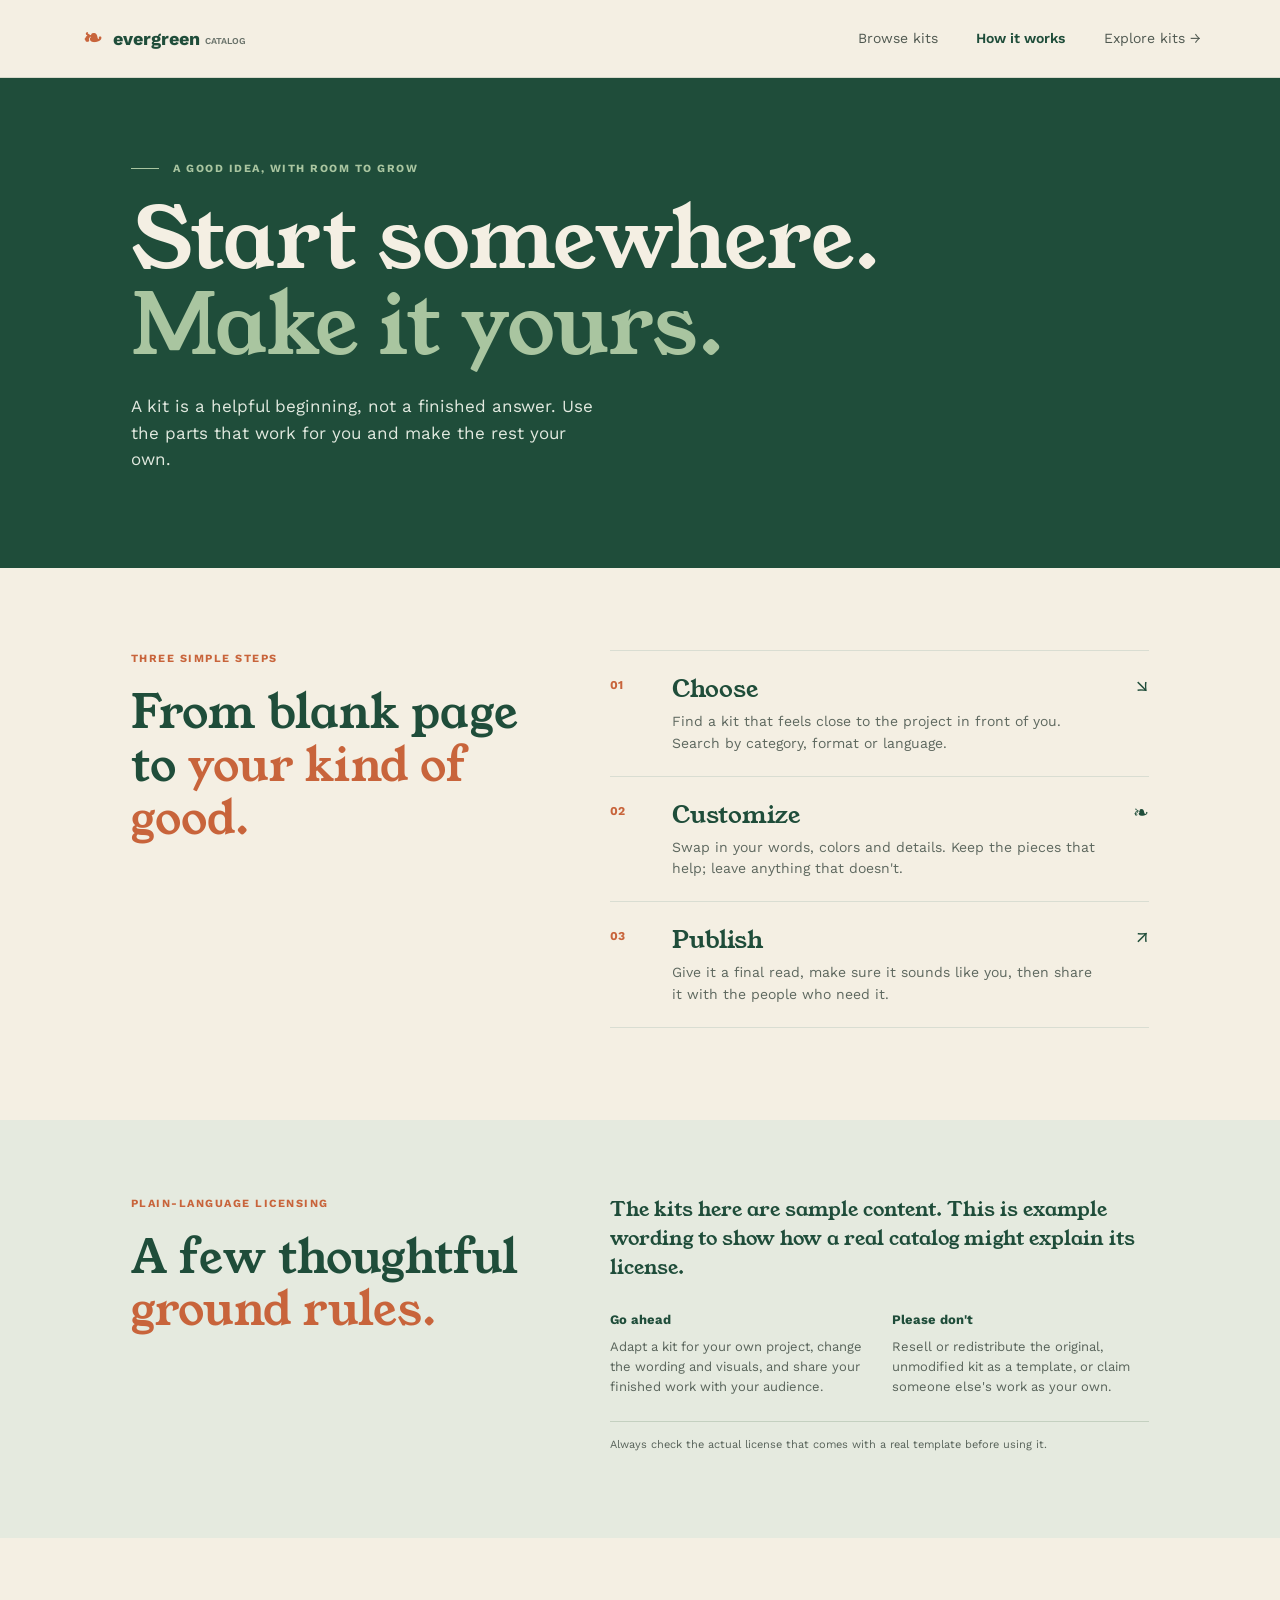
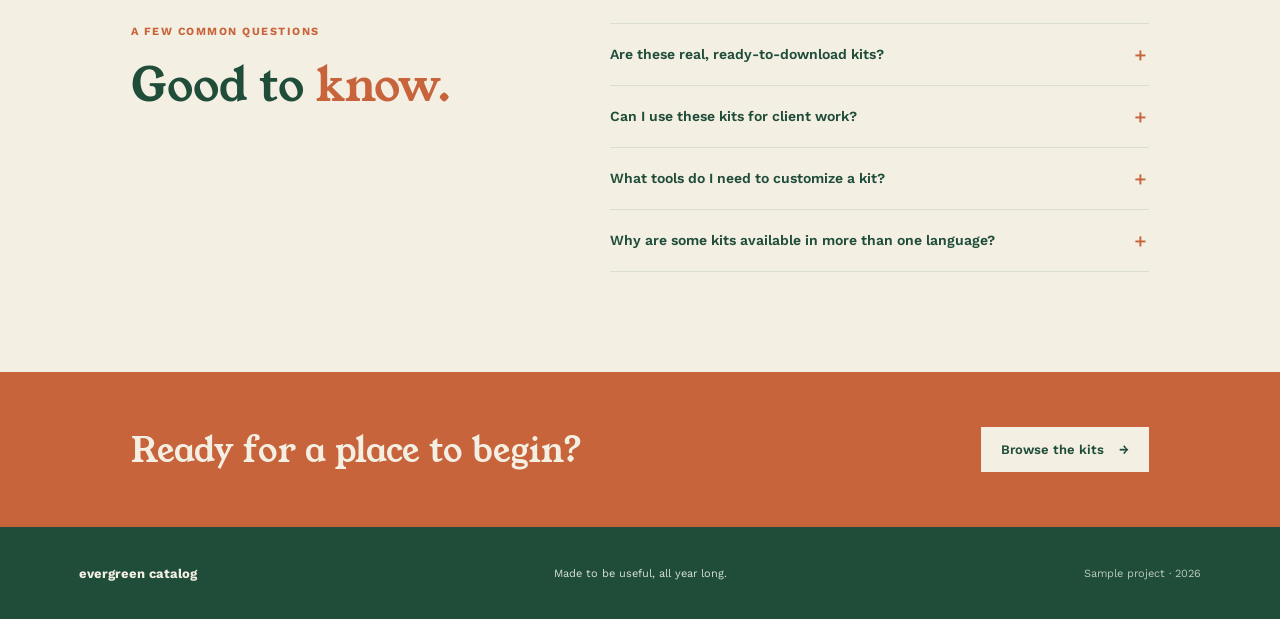
<file: how.html>
<!doctype html>
<html lang="en">
<head>
	<meta charset="utf-8">
	<meta name="viewport" content="width=device-width, initial-scale=1">
	<meta name="theme-color" content="#f4efe3">
	<meta name="description" content="Choose a kit, make it your own, and publish with confidence.">
	<title>How it works | Evergreen Catalog</title>
	<link rel="preconnect" href="https://fonts.googleapis.com">
	<link rel="preconnect" href="https://fonts.gstatic.com" crossorigin>
	<link href="https://fonts.googleapis.com/css2?family=Work+Sans:wght@400;500;600;700&family=Young+Serif&display=swap" rel="stylesheet">
	<link rel="stylesheet" href="catalog.css">
</head>
<body data-page="how">
	<header class="site-header">
		<a class="wordmark" href="catalog.html" aria-label="Evergreen Catalog home"><span class="leaf-mark" aria-hidden="true">❧</span> evergreen<span class="wordmark-note">catalog</span></a>
		<nav class="main-nav" aria-label="Main navigation"><a class="nav-link" href="catalog.html">Browse kits</a><a class="nav-link is-current" href="how.html" aria-current="page">How it works</a><a class="back-link" href="catalog.html">Explore kits <span aria-hidden="true">→</span></a></nav>
	</header>
	<main>
		<section class="how-intro">
			<p class="eyebrow"><span class="eyebrow-line"></span> A good idea, with room to grow</p>
			<h1>Start somewhere.<br><em>Make it yours.</em></h1>
			<p class="how-lede">A kit is a helpful beginning, not a finished answer. Use the parts that work for you and make the rest your own.</p>
		</section>
		<section class="steps-section" aria-labelledby="steps-title">
			<div class="section-heading"><p class="eyebrow">Three simple steps</p><h2 id="steps-title">From blank page<br>to <em>your kind of good.</em></h2></div>
			<ol class="steps-list">
				<li><span class="step-number">01</span><div><h3>Choose</h3><p>Find a kit that feels close to the project in front of you. Search by category, format or language.</p></div><span class="step-mark" aria-hidden="true">↘</span></li>
				<li><span class="step-number">02</span><div><h3>Customize</h3><p>Swap in your words, colors and details. Keep the pieces that help; leave anything that doesn't.</p></div><span class="step-mark" aria-hidden="true">❧</span></li>
				<li><span class="step-number">03</span><div><h3>Publish</h3><p>Give it a final read, make sure it sounds like you, then share it with the people who need it.</p></div><span class="step-mark" aria-hidden="true">↗</span></li>
			</ol>
		</section>
		<section class="license-section" aria-labelledby="license-title">
			<div class="license-heading"><p class="eyebrow">Plain-language licensing</p><h2 id="license-title">A few thoughtful<br><em>ground rules.</em></h2></div>
			<div class="license-copy"><p class="license-lede">The kits here are sample content. This is example wording to show how a real catalog might explain its license.</p><div class="license-columns"><div><h3>Go ahead</h3><p>Adapt a kit for your own project, change the wording and visuals, and share your finished work with your audience.</p></div><div><h3>Please don't</h3><p>Resell or redistribute the original, unmodified kit as a template, or claim someone else's work as your own.</p></div></div><p class="license-note">Always check the actual license that comes with a real template before using it.</p></div>
		</section>
		<section class="faq-section" aria-labelledby="faq-title">
			<div class="faq-heading"><p class="eyebrow">A few common questions</p><h2 id="faq-title">Good to <em>know.</em></h2></div>
			<div class="faq-list">
				<details><summary>Are these real, ready-to-download kits?<span aria-hidden="true">＋</span></summary><p>No. This catalog is a sample project. The kits demonstrate how a template library could be organized, and the “Get this kit” button shows a demo message.</p></details>
				<details><summary>Can I use these kits for client work?<span aria-hidden="true">＋</span></summary><p>The kits shown here are sample content, not downloadable assets. For a real kit, check its specific license before using it for personal or client work.</p></details>
				<details><summary>What tools do I need to customize a kit?<span aria-hidden="true">＋</span></summary><p>Each kit lists its formats, such as Docs or Canva. You would need access to the matching tool to edit a real template.</p></details>
				<details><summary>Why are some kits available in more than one language?<span aria-hidden="true">＋</span></summary><p>Some content works best when it can meet people in their language. Language availability is listed on every kit card and detail page.</p></details>
			</div>
		</section>
		<section class="how-cta"><p>Ready for a place to begin?</p><a class="button button-light" href="catalog.html">Browse the kits <span aria-hidden="true">→</span></a></section>
	</main>
	<footer class="site-footer"><a class="footer-wordmark" href="catalog.html">evergreen catalog</a><p>Made to be useful, all year long.</p><span>Sample project · 2026</span></footer>
</body>
</html>
</file>
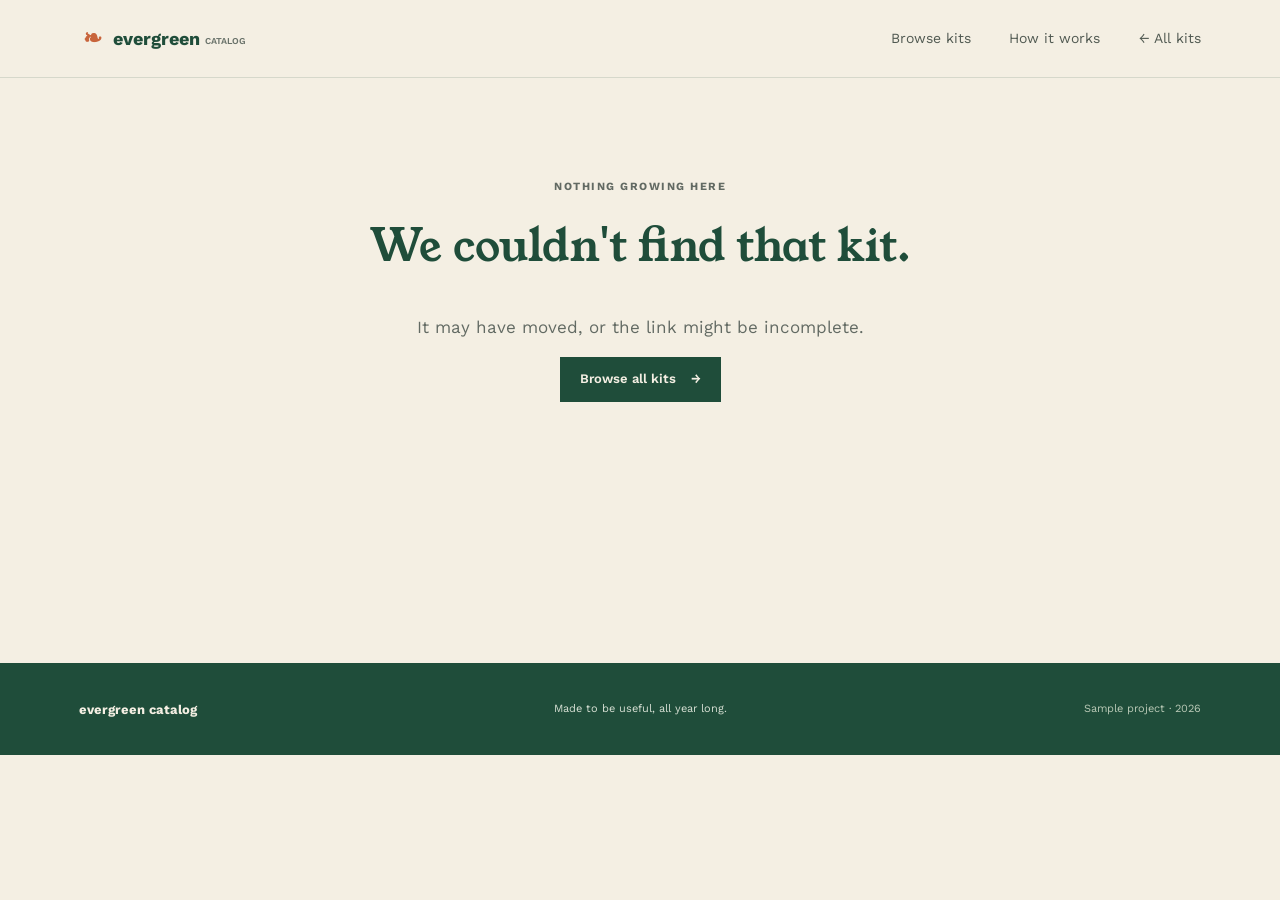
<file: kit.html>
<!doctype html>
<html lang="en">
<head>
	<meta charset="utf-8">
	<meta name="viewport" content="width=device-width, initial-scale=1">
	<meta name="theme-color" content="#f4efe3">
	<title>Kit details | Evergreen Catalog</title>
	<link rel="preconnect" href="https://fonts.googleapis.com">
	<link rel="preconnect" href="https://fonts.gstatic.com" crossorigin>
	<link href="https://fonts.googleapis.com/css2?family=Work+Sans:wght@400;500;600;700&family=Young+Serif&display=swap" rel="stylesheet">
	<link rel="stylesheet" href="catalog.css">
	<script src="catalog.js" defer></script>
</head>
<body data-page="kit">
	<header class="site-header">
		<a class="wordmark" href="catalog.html" aria-label="Evergreen Catalog home"><span class="leaf-mark" aria-hidden="true">❧</span> evergreen<span class="wordmark-note">catalog</span></a>
		<nav class="main-nav" aria-label="Main navigation"><a class="nav-link" href="catalog.html">Browse kits</a><a class="nav-link" href="how.html">How it works</a><a class="back-link" href="catalog.html">← All kits</a></nav>
	</header>
	<main id="kit-detail" class="detail-main">
		<p class="loading-note">Finding your kit…</p>
	</main>
	<footer class="site-footer"><a class="footer-wordmark" href="catalog.html">evergreen catalog</a><p>Made to be useful, all year long.</p><span>Sample project · 2026</span></footer>
	<dialog class="sample-dialog" id="sample-dialog" aria-labelledby="dialog-title">
		<button class="dialog-close" type="button" aria-label="Close message">×</button>
		<span class="dialog-leaf" aria-hidden="true">❧</span><p class="eyebrow">A little heads-up</p>
		<h2 id="dialog-title">This is a sample project.</h2><p>There is no download. This kit is here to show how the catalog works.</p>
		<button class="button button-dark dialog-done" type="button">Got it</button>
	</dialog>
</body>
</html>
</file>
<file: catalog.css>
:root {
	color-scheme: light;
	--forest: #1f4d3a;
	--sage: #a9c5a0;
	--cream: #f4efe3;
	--paper: #fffdf8;
	--clay: #c8643b;
	--charcoal: #232a26;
	--muted: #687169;
	--line: #d9ddd2;
	--serif: "Young Serif", Georgia, serif;
	--sans: "Work Sans", "Segoe UI", sans-serif;
}

* { box-sizing: border-box; }
html { scroll-behavior: smooth; }
body { margin: 0; background: var(--cream); color: var(--charcoal); font: 400 17px/1.55 var(--sans); }
button, input, select { font: inherit; }
button, a, select, input { -webkit-tap-highlight-color: transparent; }
a { color: inherit; }
button { color: inherit; }
button:focus-visible, a:focus-visible, input:focus-visible, select:focus-visible, summary:focus-visible { outline: 3px solid var(--clay); outline-offset: 4px; }
.site-header { min-height: 78px; padding: 0 clamp(22px, 6.2vw, 96px); display: flex; align-items: center; justify-content: space-between; gap: 28px; border-bottom: 1px solid rgb(31 77 58 / 14%); }
.wordmark, .footer-wordmark { display: inline-flex; align-items: center; gap: 8px; color: var(--forest); text-decoration: none; font: 700 18px/1 var(--sans); letter-spacing: 0; }
.leaf-mark { display: inline-grid; place-items: center; width: 26px; height: 26px; color: var(--clay); font-size: 23px; }
.wordmark-note { margin: 5px 0 0 -3px; color: var(--muted); font-size: 9px; font-weight: 600; letter-spacing: 0; text-transform: uppercase; }
.main-nav { display: flex; align-items: center; gap: clamp(18px, 3vw, 44px); font-size: 14px; }
.nav-link, .back-link { text-decoration: none; color: #505951; }
.nav-link:hover, .back-link:hover { color: var(--forest); }
.nav-link.is-current { color: var(--forest); font-weight: 600; }
.favorites-nav { border: 0; background: transparent; padding: 9px 0; cursor: pointer; font-size: 14px; }
.favorites-nav > span:first-child { margin-right: 4px; color: var(--clay); font-size: 18px; }
.favorites-nav.is-active { color: var(--forest); font-weight: 600; }
.saved-count { display: inline-grid; place-items: center; min-width: 22px; height: 22px; margin-left: 4px; padding: 0 5px; border-radius: 50%; background: #e4e9df; color: var(--forest); font-size: 11px; }
.catalog-intro { position: relative; min-height: 390px; padding: 78px clamp(22px, 10.2vw, 158px) 72px; display: grid; grid-template-columns: minmax(0, 1fr) minmax(230px, 340px); align-content: center; align-items: end; column-gap: 9%; overflow: hidden; background: var(--forest); color: var(--cream); }
.catalog-intro::after { position: absolute; right: -24px; bottom: -136px; width: 380px; height: 380px; border: 1px solid rgb(244 239 227 / 19%); border-radius: 50%; content: ""; box-shadow: 0 0 0 34px rgb(244 239 227 / 5%), 0 0 0 70px rgb(244 239 227 / 4%); pointer-events: none; }
.eyebrow { margin: 0 0 20px; color: var(--clay); font-size: 11px; font-weight: 700; letter-spacing: 1.5px; text-transform: uppercase; }
.catalog-intro > .eyebrow { grid-column: 1 / -1; margin-bottom: 18px; color: var(--sage); }
.eyebrow-line { display: inline-block; width: 28px; height: 1px; margin: 0 10px 3px 0; background: currentColor; }
h1, h2, h3, p { margin-top: 0; }
.catalog-intro h1, .how-intro h1 { margin: 0; font: 400 clamp(48px, 6.5vw, 82px)/1.02 var(--serif); letter-spacing: 0; }
.catalog-intro h1 em, .how-intro h1 em { color: var(--sage); font-style: normal; }
.intro-aside { position: relative; z-index: 1; padding-bottom: 8px; }
.intro-aside p { max-width: 330px; margin: 0 0 23px; color: #e6ece3; font-size: 17px; line-height: 1.65; }
.text-link { display: inline-flex; gap: 13px; align-items: center; color: var(--cream); font-size: 13px; text-decoration-color: var(--sage); text-underline-offset: 5px; }
.text-link span { color: var(--sage); }
.intro-index { position: absolute; right: clamp(22px, 6.2vw, 96px); top: 38px; color: #b8c9b4; font-size: 11px; letter-spacing: 1.3px; }
.catalog-section { padding: 40px clamp(22px, 6.2vw, 96px) 100px; }
.catalog-toolbar { display: flex; align-items: end; justify-content: space-between; gap: 28px; padding-bottom: 26px; border-bottom: 1px solid var(--line); }
.search-wrap { width: min(100%, 470px); }
.search-wrap label, .sort-wrap label { display: block; margin-bottom: 7px; color: var(--muted); font-size: 11px; font-weight: 600; }
.search-field { height: 43px; display: flex; align-items: center; gap: 9px; border-bottom: 1px solid #8a9589; }
.search-field > span { color: var(--forest); font-size: 26px; line-height: 1; }
.search-field input { width: 100%; border: 0; outline: 0; background: transparent; color: var(--charcoal); font-size: 14px; }
.search-field input::placeholder { color: #818981; }
.search-field kbd { padding: 1px 6px; border: 1px solid #cdd2c8; border-radius: 3px; color: #737d74; font: 12px var(--sans); }
.sort-wrap select { min-width: 130px; padding: 9px 30px 9px 11px; border: 1px solid #c4ccc0; border-radius: 0; background: var(--paper); color: var(--charcoal); font-size: 13px; }
.mobile-filter-toggle { display: none; }
.browse-layout { display: grid; grid-template-columns: 205px minmax(0, 1fr); gap: clamp(28px, 5vw, 76px); padding-top: 30px; }
.filter-panel { align-self: start; position: sticky; top: 18px; }
.filter-heading { display: flex; align-items: baseline; justify-content: space-between; padding-bottom: 16px; border-bottom: 1px solid var(--line); }
.filter-heading h2 { margin: 0; font: 400 22px var(--serif); }
.clear-button { border: 0; padding: 4px 0; background: transparent; color: var(--forest); cursor: pointer; font-size: 12px; text-decoration: underline; text-underline-offset: 3px; }
.filter-group { min-width: 0; margin: 0; padding: 19px 0 16px; border: 0; border-bottom: 1px solid var(--line); }
.filter-group legend { margin-bottom: 10px; padding: 0; font-size: 13px; font-weight: 600; }
.filter-group label { min-height: 31px; display: flex; align-items: center; gap: 9px; color: #475149; cursor: pointer; font-size: 13px; }
.filter-group input { width: 15px; height: 15px; margin: 0; accent-color: var(--forest); }
.filter-option-count { margin-left: auto; color: #899188; font-size: 11px; }
.filter-footnote { margin: 18px 0 0; color: #737c72; font: 14px/1.5 var(--serif); }
.results-meta { display: flex; align-items: baseline; justify-content: space-between; margin-bottom: 17px; }
.results-meta p { margin: 0; color: var(--forest); font-size: 13px; font-weight: 700; }
.results-meta > span { color: var(--muted); font-size: 12px; }
.kit-grid { display: grid; grid-template-columns: repeat(3, minmax(0, 1fr)); gap: 38px 22px; }
.kit-card { position: relative; min-width: 0; animation: card-enter 420ms both; animation-delay: calc(var(--card-index) * 55ms); }
@keyframes card-enter { from { opacity: 0; transform: translateY(12px); } to { opacity: 1; transform: translateY(0); } }
.kit-card-link { display: block; color: inherit; text-decoration: none; }
.kit-image-wrap { position: relative; aspect-ratio: 1.28; overflow: hidden; background: #e2e7dd; }
.kit-image-wrap img { width: 100%; height: 100%; display: block; object-fit: cover; transition: transform 500ms cubic-bezier(.2,.65,.25,1); }
.kit-card-link:hover .kit-image-wrap img { transform: scale(1.045); }
.image-label { position: absolute; left: 12px; bottom: 12px; padding: 5px 9px; background: var(--cream); color: var(--forest); font-size: 10px; font-weight: 600; }
.image-arrow { position: absolute; top: 11px; right: 13px; color: white; font-size: 18px; opacity: 0; transform: translate(-3px, 3px); transition: 180ms; text-shadow: 0 1px 4px #2228; }
.kit-card-link:hover .image-arrow, .kit-card-link:focus-visible .image-arrow { opacity: 1; transform: none; }
.kit-card-copy { padding: 15px 0 0; }
.card-kicker, .card-bottom { display: flex; justify-content: space-between; gap: 8px; color: #667167; font-size: 10px; }
.card-kicker > span:first-child { color: var(--clay); font-weight: 700; text-transform: uppercase; }
.card-kicker > span:last-child { text-align: right; }
.kit-card h3 { margin: 9px 0 6px; color: var(--forest); font: 400 20px/1.25 var(--serif); }
.kit-card-copy > p { min-height: 52px; margin: 0 0 14px; color: #626a63; font-size: 13px; line-height: 1.5; }
.card-bottom { align-items: center; padding-top: 11px; border-top: 1px solid #d6dacf; font-size: 11px; }
.card-open { color: var(--forest); font-weight: 600; }
.card-open span { color: var(--clay); }
.save-button { position: absolute; z-index: 2; top: 10px; right: 10px; width: 37px; height: 37px; display: grid; place-items: center; border: 1px solid rgb(35 42 38 / 9%); border-radius: 50%; background: var(--paper); color: var(--forest); cursor: pointer; font-size: 20px; transition: color 160ms, transform 220ms; }
.save-button:hover { transform: scale(1.08); }
.save-button.is-saved { color: var(--clay); animation: heart-pop 260ms ease-out; }
@keyframes heart-pop { 50% { transform: scale(1.24); } }
.empty-state { padding: 75px 20px; text-align: center; }
.empty-sprig { color: var(--clay); font-size: 28px; }
.empty-state h2 { margin: 14px 0 7px; color: var(--forest); font: 400 30px var(--serif); }
.empty-state p { margin-bottom: 22px; color: #646d64; font-size: 14px; }
.button { min-height: 45px; display: inline-flex; align-items: center; justify-content: center; gap: 15px; padding: 0 20px; border: 0; text-decoration: none; cursor: pointer; font-size: 13px; font-weight: 600; }
.button-dark { background: var(--forest); color: var(--cream); }
.button-dark:hover { background: #153c2c; }
.button-light { background: var(--cream); color: var(--forest); }
.closing-band { min-height: 154px; padding: 35px clamp(22px, 10.2vw, 158px); display: flex; align-items: center; justify-content: space-between; gap: 20px; background: var(--sage); color: var(--forest); }
.closing-band p { margin: 0; font: 400 clamp(23px, 3vw, 34px)/1.2 var(--serif); }
.closing-band a { font-size: 13px; font-weight: 600; text-decoration: none; }
.closing-band a span { margin-left: 8px; color: var(--clay); }
.site-footer { min-height: 92px; padding: 24px clamp(22px, 6.2vw, 96px); display: flex; align-items: center; justify-content: space-between; gap: 15px; background: var(--forest); color: #d7e0d4; font-size: 11px; }
.footer-wordmark { color: var(--cream); font-size: 13px; }
.site-footer p { margin: 0; }
.site-footer > span { color: #b9c9b6; }

/* Kit detail */
.detail-main { min-height: 65vh; }
.detail-hero { padding: 35px clamp(22px, 10.2vw, 158px) 48px; }
.breadcrumb { display: flex; gap: 10px; margin-bottom: 36px; color: #707970; font-size: 12px; }
.breadcrumb a { color: var(--forest); text-decoration: none; }
.detail-heading { max-width: 850px; }
.detail-heading .eyebrow { margin-bottom: 12px; }
.detail-heading h1 { max-width: 850px; margin: 0 0 15px; color: var(--forest); font: 400 clamp(42px, 6vw, 72px)/1.06 var(--serif); }
.detail-heading > p:last-child { max-width: 650px; margin: 0; color: #58635a; font-size: 18px; }
.detail-gallery { padding: 0 clamp(22px, 6.2vw, 96px); display: grid; grid-template-columns: 1.35fr 1fr 1fr; gap: 12px; }
.detail-gallery img { width: 100%; height: 100%; min-height: 200px; max-height: 470px; display: block; object-fit: cover; }
.detail-gallery img:first-child { aspect-ratio: 1.2; }
.detail-gallery img:not(:first-child) { aspect-ratio: .94; }
.detail-content { padding: 65px clamp(22px, 10.2vw, 158px) 75px; display: grid; grid-template-columns: 1fr minmax(240px, 330px); gap: clamp(45px, 9vw, 130px); }
.detail-content h2 { margin: 0 0 22px; color: var(--forest); font: 400 32px var(--serif); }
.includes-list { margin: 0; padding: 0; list-style: none; border-top: 1px solid var(--line); }
.includes-list li { padding: 13px 0; display: flex; gap: 12px; border-bottom: 1px solid var(--line); font-size: 15px; }
.includes-list li::before { color: var(--clay); content: "❧"; font-size: 12px; }
.audience-copy { margin: 0; color: #58635a; font-size: 15px; }
.kit-meta { margin: 26px 0; }
.kit-meta div { padding: 12px 0; border-top: 1px solid var(--line); }
.kit-meta dt { margin-bottom: 4px; color: #768076; font-size: 10px; font-weight: 700; letter-spacing: 1px; text-transform: uppercase; }
.kit-meta dd { margin: 0; color: var(--charcoal); font-size: 13px; }
.get-kit { width: 100%; }
.detail-save { position: static; width: 100%; height: 42px; display: flex; justify-content: center; gap: 8px; margin-top: 9px; border: 1px solid #c4ccc0; border-radius: 0; background: transparent; font-size: 13px; }
.detail-save span { font-size: 17px; }
.detail-related { padding: 58px clamp(22px, 6.2vw, 96px) 80px; background: #e9ecdf; }
.detail-related-heading { display: flex; align-items: end; justify-content: space-between; margin-bottom: 25px; }
.detail-related-heading h2 { margin: 0; color: var(--forest); font: 400 34px var(--serif); }
.detail-related-heading a { color: var(--forest); font-size: 13px; }
.detail-related .kit-grid { grid-template-columns: repeat(3, minmax(0, 1fr)); }
.not-found { padding: 100px 24px; text-align: center; }
.not-found h1 { color: var(--forest); font: 400 44px var(--serif); }
.not-found p { color: #626a63; }
.sample-dialog { width: min(440px, calc(100% - 36px)); padding: 39px; border: 1px solid #d5ddcf; background: var(--cream); color: var(--charcoal); }
.sample-dialog::backdrop { background: rgb(20 39 29 / 60%); backdrop-filter: blur(2px); }
.dialog-close { position: absolute; top: 9px; right: 14px; border: 0; background: transparent; color: var(--forest); cursor: pointer; font-size: 26px; }
.dialog-leaf { color: var(--clay); font-size: 25px; }
.sample-dialog .eyebrow { margin: 15px 0 8px; }
.sample-dialog h2 { margin: 0 0 11px; color: var(--forest); font: 400 28px/1.2 var(--serif); }
.sample-dialog > p:not(.eyebrow) { margin-bottom: 24px; color: #5d675e; font-size: 14px; }

/* How it works */
.how-intro { padding: 82px clamp(22px, 10.2vw, 158px) 96px; background: var(--forest); color: var(--cream); }
.how-intro .eyebrow { color: var(--sage); }
.how-intro h1 { font-size: clamp(50px, 7vw, 84px); }
.how-lede { max-width: 480px; margin: 25px 0 0; color: #e1e9df; font-size: 17px; }
.steps-section { padding: 82px clamp(22px, 10.2vw, 158px) 92px; display: grid; grid-template-columns: .85fr 1.15fr; gap: 8%; }
.section-heading h2, .license-heading h2, .faq-heading h2 { margin: 0; color: var(--forest); font: 400 clamp(32px, 4vw, 46px)/1.15 var(--serif); }
.section-heading h2 em, .license-heading h2 em, .faq-heading h2 em { color: var(--clay); font-style: normal; }
.steps-list { margin: 0; padding: 0; list-style: none; }
.steps-list li { min-height: 120px; padding: 21px 0; display: grid; grid-template-columns: 45px 1fr 30px; align-items: start; gap: 17px; border-top: 1px solid var(--line); }
.steps-list li:last-child { border-bottom: 1px solid var(--line); }
.step-number { padding-top: 4px; color: var(--clay); font-size: 12px; font-weight: 700; }
.steps-list h3 { margin: 0 0 5px; color: var(--forest); font: 400 24px var(--serif); }
.steps-list p { max-width: 450px; margin: 0; color: #5e685f; font-size: 14px; }
.step-mark { justify-self: end; color: var(--forest); font-size: 19px; }
.license-section { padding: 75px clamp(22px, 10.2vw, 158px) 85px; display: grid; grid-template-columns: .85fr 1.15fr; gap: 8%; background: #e5eadf; }
.license-copy { max-width: 650px; }
.license-lede { max-width: 550px; margin: 0 0 28px; color: var(--forest); font: 400 20px/1.45 var(--serif); }
.license-columns { display: grid; grid-template-columns: 1fr 1fr; gap: 25px; }
.license-columns h3 { margin: 0 0 7px; color: var(--forest); font-size: 13px; }
.license-columns p, .license-note { margin: 0; color: #58635a; font-size: 13px; }
.license-note { margin-top: 24px; padding-top: 14px; border-top: 1px solid #c4d0c0; font-size: 11px; }
.faq-section { padding: 85px clamp(22px, 10.2vw, 158px) 100px; display: grid; grid-template-columns: .85fr 1.15fr; gap: 8%; }
.faq-list details { border-top: 1px solid var(--line); }
.faq-list details:last-child { border-bottom: 1px solid var(--line); }
.faq-list summary { min-height: 61px; display: flex; align-items: center; justify-content: space-between; gap: 20px; cursor: pointer; color: var(--forest); font-size: 14px; font-weight: 600; list-style: none; }
.faq-list summary::-webkit-details-marker { display: none; }
.faq-list summary span { color: var(--clay); font-size: 18px; transition: transform 180ms; }
.faq-list details[open] summary span { transform: rotate(45deg); }
.faq-list details p { max-width: 600px; margin: 0; padding: 0 30px 20px 0; color: #59635b; font-size: 13px; }
.how-cta { min-height: 155px; padding: 35px clamp(22px, 10.2vw, 158px); display: flex; align-items: center; justify-content: space-between; gap: 20px; background: var(--clay); color: var(--cream); }
.how-cta p { margin: 0; font: 400 clamp(24px, 3vw, 34px) var(--serif); }
.loading-note { padding: 80px 24px; text-align: center; color: var(--muted); }

@media (min-width: 1500px) {
	.kit-grid { grid-template-columns: repeat(4, minmax(0, 1fr)); }
}
@media (max-width: 1050px) {
	.kit-grid { grid-template-columns: repeat(2, minmax(0, 1fr)); }
	.catalog-intro { padding-left: 7vw; padding-right: 7vw; }
	.detail-content, .steps-section, .license-section, .faq-section { gap: 5%; }
}
@media (max-width: 700px) {
	body { font-size: 16px; }
	.site-header { min-height: 68px; padding: 0 20px; }
	.main-nav { gap: 16px; font-size: 12px; }
	.nav-link { display: none; }
	.main-nav .back-link { display: inline; }
	.favorites-nav { font-size: 12px; }
	.wordmark { font-size: 16px; }
	.catalog-intro { min-height: 360px; padding: 65px 24px 55px; display: block; }
	.catalog-intro h1 { font-size: clamp(49px, 13vw, 70px); }
	.catalog-intro > .eyebrow { margin-bottom: 20px; font-size: 9px; }
	.intro-aside { max-width: 370px; margin-top: 23px; }
	.intro-aside p { margin-bottom: 13px; font-size: 15px; }
	.intro-index { top: 23px; right: 22px; font-size: 9px; }
	.catalog-intro::after { right: -180px; bottom: -180px; width: 320px; height: 320px; }
	.catalog-section { padding: 25px 20px 65px; }
	.catalog-toolbar { display: grid; grid-template-columns: 1fr auto; gap: 16px; padding-bottom: 18px; }
	.search-wrap { grid-column: 1 / -1; width: 100%; }
	.search-field kbd { display: none; }
	.mobile-filter-toggle { min-height: 42px; display: inline-flex; align-items: center; gap: 7px; padding: 0 12px; border: 1px solid #c4ccc0; background: transparent; color: var(--forest); cursor: pointer; font-size: 12px; }
	.mobile-filter-toggle > span:first-child { font-size: 16px; }
	.filter-count:not([hidden]) { display: inline-grid; place-items: center; width: 18px; height: 18px; border-radius: 50%; background: var(--forest); color: var(--cream); font-size: 10px; }
	.sort-wrap { display: flex; align-items: center; gap: 8px; }
	.sort-wrap label { margin: 0; }
	.sort-wrap select { min-width: 96px; padding: 8px 7px; font-size: 12px; }
	.browse-layout { display: block; padding-top: 19px; }
	.filter-panel { position: static; display: none; margin: 0 0 20px; padding: 18px; border: 1px solid var(--line); background: var(--paper); }
	.filter-panel.is-open { display: block; animation: filter-enter 180ms ease-out; }
	@keyframes filter-enter { from { opacity: 0; transform: translateY(-5px); } to { opacity: 1; transform: none; } }
	.filter-group { padding: 14px 0 11px; }
	.filter-group label { min-height: 37px; }
	.filter-footnote { margin-bottom: 0; }
	.results-meta > span { display: none; }
	.kit-grid { grid-template-columns: 1fr; gap: 29px; }
	.kit-image-wrap { aspect-ratio: 1.42; }
	.kit-card h3 { font-size: 22px; }
	.kit-card-copy > p { min-height: 0; }
	.closing-band { min-height: 145px; padding: 28px 22px; align-items: flex-start; flex-direction: column; justify-content: center; gap: 12px; }
	.site-footer { padding: 22px; display: grid; grid-template-columns: 1fr auto; }
	.site-footer p { grid-column: 1 / -1; grid-row: 2; }
	.detail-hero { padding: 25px 22px 33px; }
	.breadcrumb { margin-bottom: 26px; }
	.detail-heading h1 { font-size: clamp(40px, 11vw, 58px); }
	.detail-heading > p:last-child { font-size: 16px; }
	.detail-gallery { padding: 0 20px; grid-template-columns: 1fr 1fr; gap: 8px; }
	.detail-gallery img { min-height: 120px; }
	.detail-gallery img:first-child { grid-column: 1 / -1; aspect-ratio: 1.4; }
	.detail-gallery img:not(:first-child) { aspect-ratio: 1.12; }
	.detail-content { padding: 44px 22px 54px; grid-template-columns: 1fr; gap: 38px; }
	.detail-content h2 { font-size: 28px; }
	.detail-related { padding: 43px 20px 55px; }
	.detail-related-heading { align-items: flex-start; flex-direction: column; gap: 10px; }
	.detail-related-heading h2 { font-size: 29px; }
	.detail-related .kit-grid { grid-template-columns: 1fr; }
	.how-intro { padding: 64px 24px 70px; }
	.how-intro h1 { font-size: clamp(48px, 12vw, 70px); }
	.how-lede { font-size: 15px; }
	.steps-section, .license-section, .faq-section { padding: 55px 23px 62px; grid-template-columns: 1fr; gap: 30px; }
	.steps-list li { grid-template-columns: 32px 1fr 20px; gap: 12px; }
	.license-columns { gap: 18px; }
	.faq-list summary { min-height: 68px; font-size: 13px; }
	.how-cta { padding: 29px 23px; align-items: flex-start; flex-direction: column; justify-content: center; }
}

@media (prefers-reduced-motion: reduce) {
	*, *::before, *::after { scroll-behavior: auto !important; animation-duration: .01ms !important; animation-iteration-count: 1 !important; transition-duration: .01ms !important; }
}
</file>
